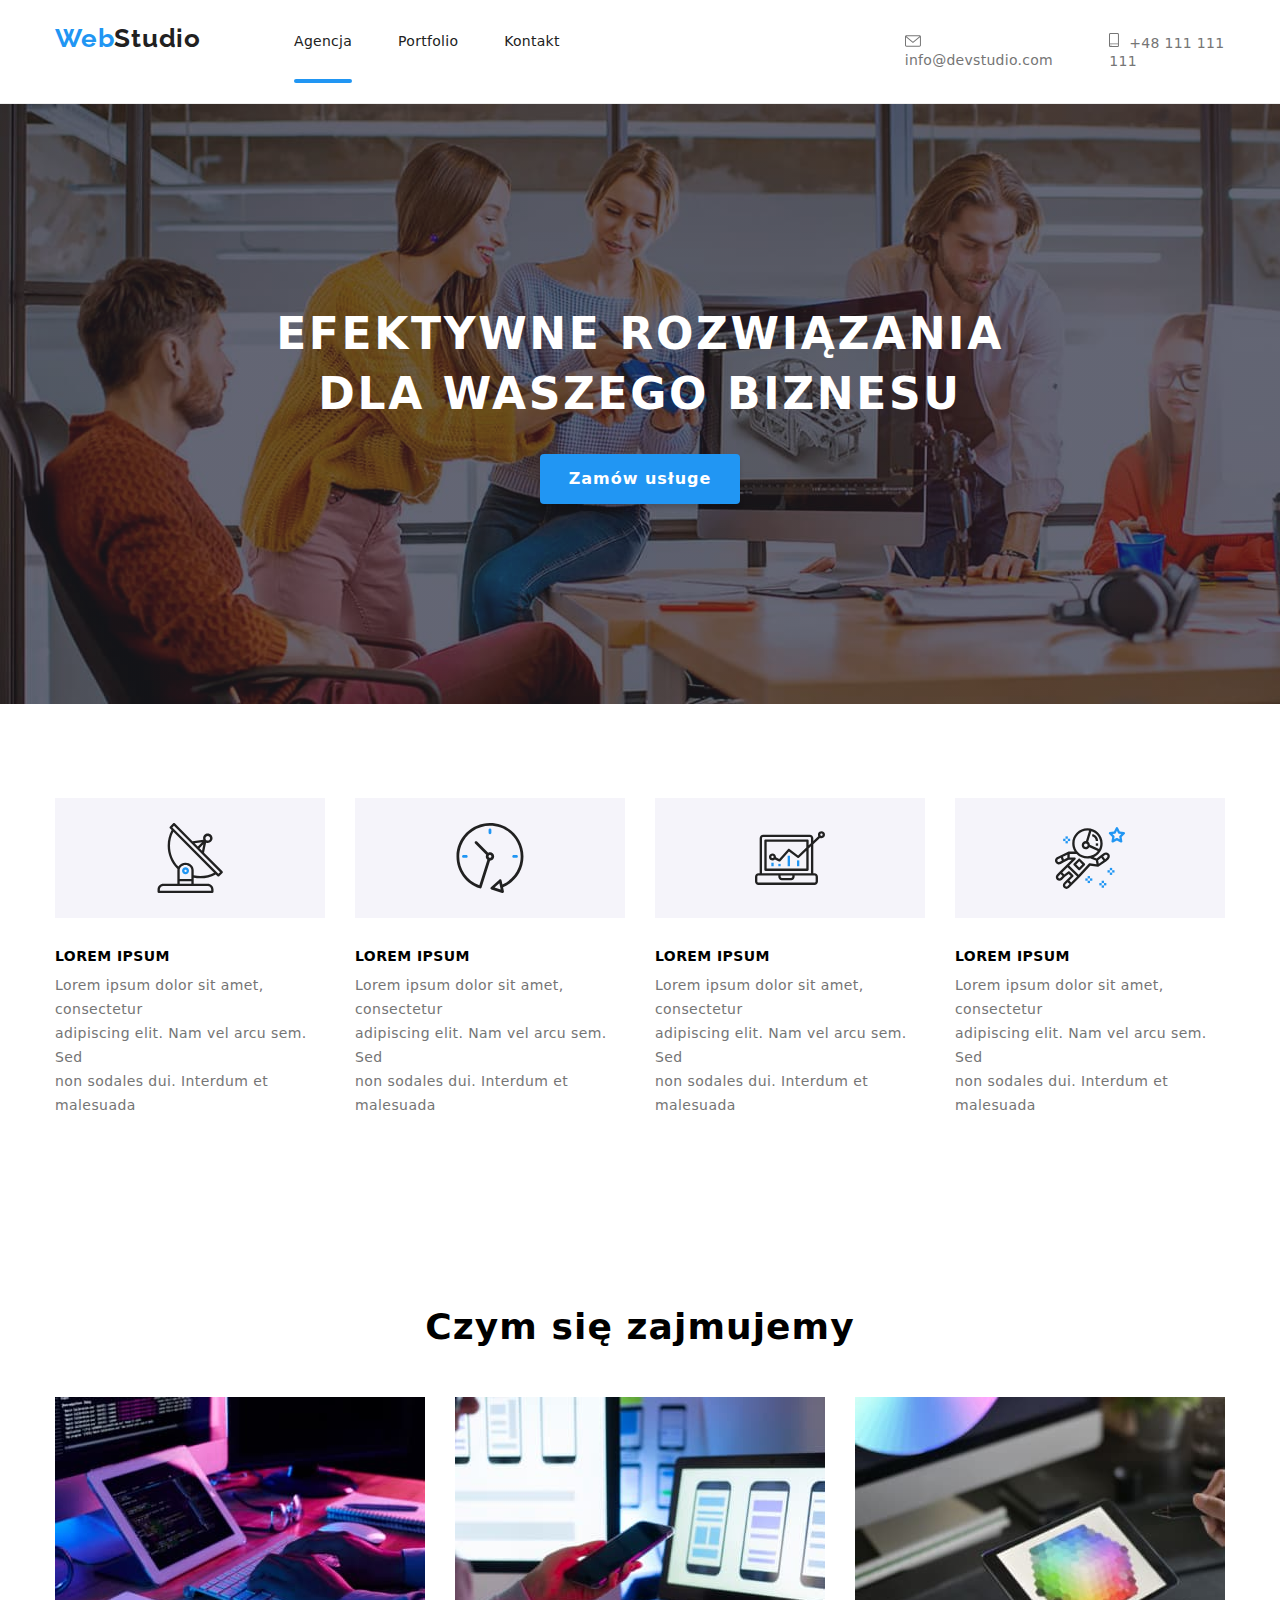
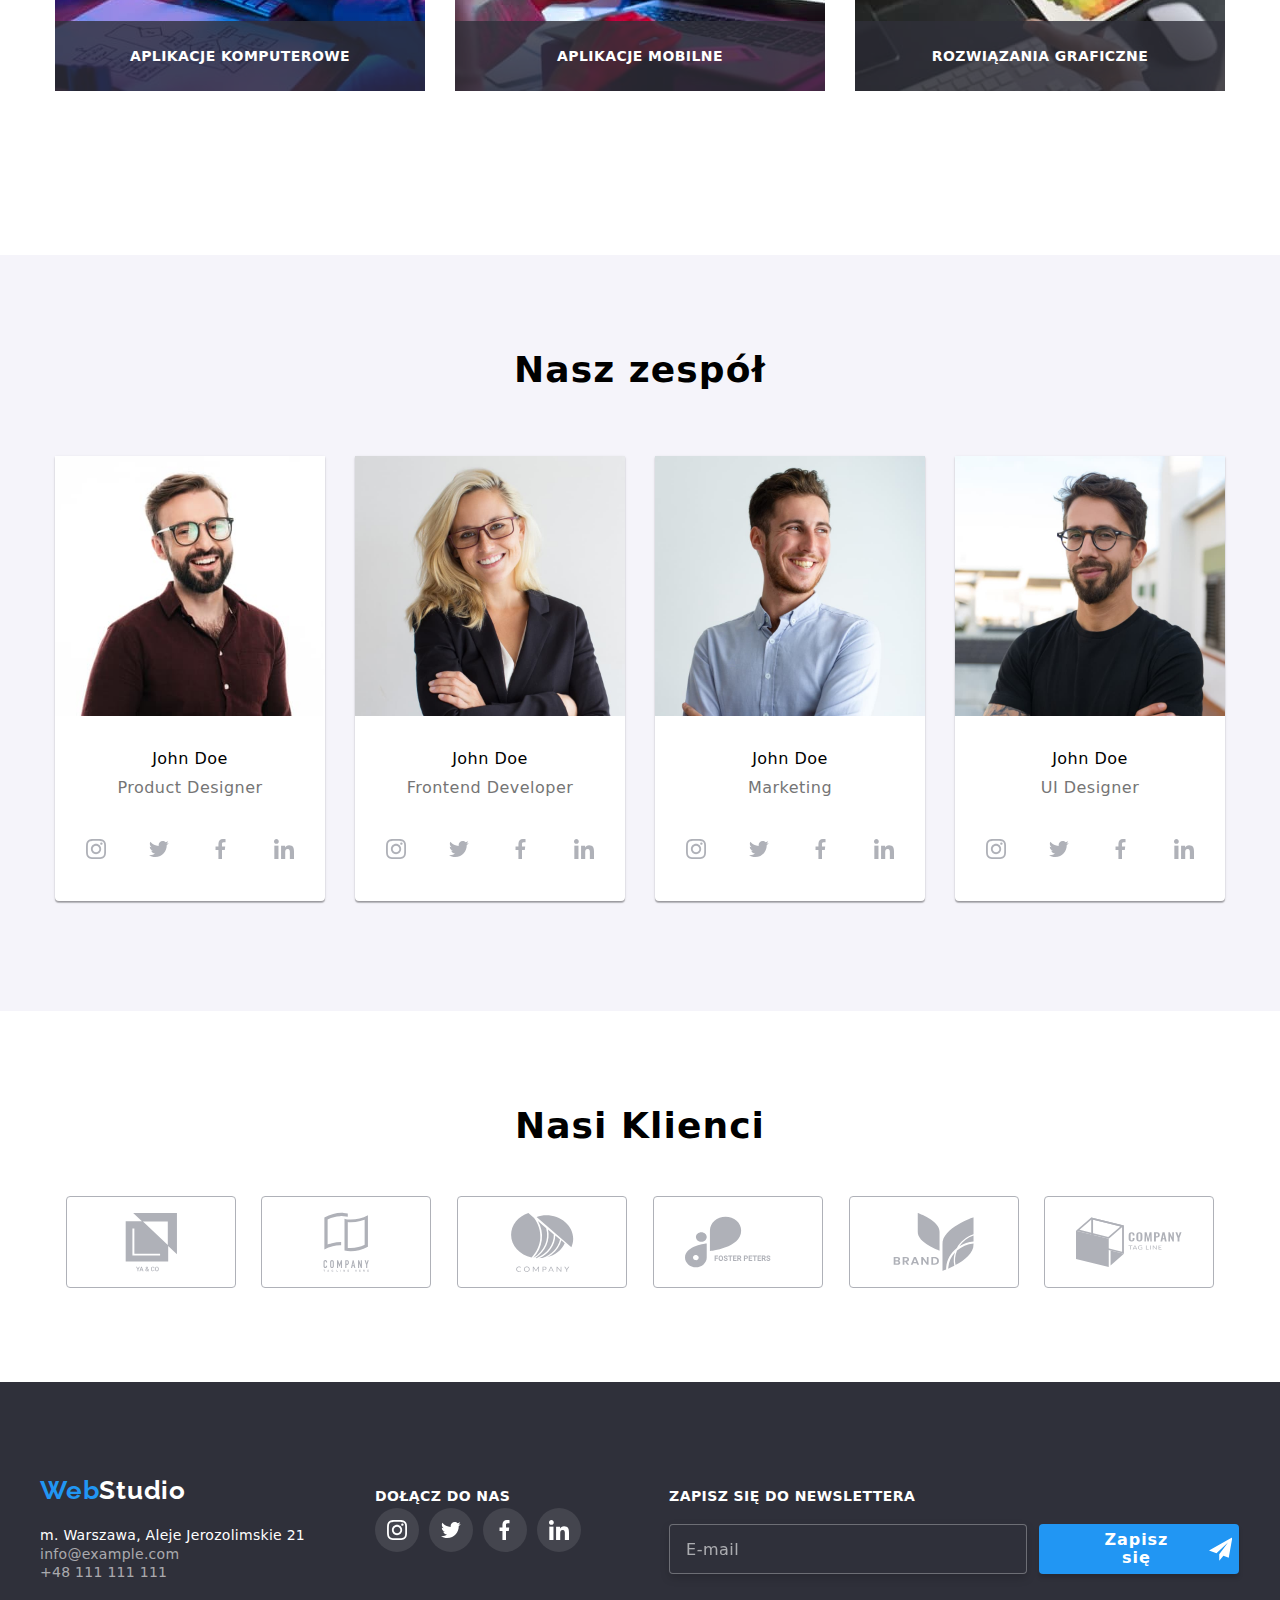
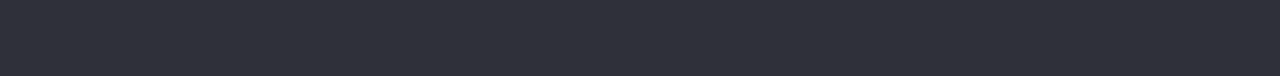
<file: index.html>
<!DOCTYPE html>
<html lang="en">
<head>
    <meta charset="UTF-8">
    <meta http-equiv="X-UA-Compatible" content="IE=edge">
    <meta name="viewport" content="width=device-width, initial-scale=1.0">
    <title>Studio</title>
    <link rel="stylesheet" href="https://cdnjs.cloudflare.com/ajax/libs/modern-normalize/1.0.0/modern-normalize.min.css">
    <link rel="stylesheet" href="./css/main.min.css">
    <link rel="preconnect" href="https://fonts.googleapis.com">
    <link rel="preconnect" href="https://fonts.gstatic.com" crossorigin>
    <link href="https://fonts.googleapis.com/css2?family=Raleway:wght@700&family=Roboto:wght@400;500;700;900&display=swap" rel="stylesheet">
</head>
<body>
    <header class="page-header">
        <div class="container">
            <a class="logo" href="index.html"><span class="logo__span">Web</span>Studio</a>
            <nav class="navigation">
                <ul class="navigation-list">
                    <li class="navigation-list__item">
                        <div>
                            <a class="navigation-list__link blue-line" href="index.html">Agencja</a>
                        </div>
                    </li>
                    <li class="navigation-list__item">
                        <a class="navigation-list__link" href="portfolio.html">Portfolio</a>
                    </li>
                    <li class="navigation-list__item">
                        <a class="navigation-list__link" href="#">Kontakt</a>
                    </li>
                </ul>
            </nav>
            <ul class="adress-list">
                <li class="adress-list__mail adress-link">
                    <a class="adress-list__link" href="mailto:info@devstudio.com">
                        <svg class="adress-list__icon" width="16" height="12">
                            <use href="./images/sprite.svg#icon-icon1head1" id="icon-icon1head1"></use>
                        </svg>info@devstudio.com
                    </a>
                </li>
                <li class="adress-list__phone adress-link">
                    <a class="adress-list__link" href="tel:+48111111111">
                        <svg class="adress-list__icon" width="10" height="16">
                            <use href="./images/sprite.svg#icon-icon1head2"></use>
                        </svg>+48 111 111 111
                    </a>
                </li>
            </ul>
        </div>
    </header>
    <main>
<!--section:EFEKTYWNE ROZWIĄZANIA DLA WASZEGO BIZNESU-->
        <section class="hero section">
            <div class="container">
                <ul class="hero-list">
                    <li class="hero-list__item">
                        <h1 class="hero-list__title">EFEKTYWNE ROZWIĄZANIA<br>DLA WASZEGO BIZNESU</h1></a>
                    </li>
                    <li class="hero-list__item">
                        <button class="hero-list__button" data-modal-open type="button">Zamów usługe</button></a>
                    </li>
                </ul>
                </div>
        </section>
<!--division:paragraphs-->
        <section class="paragraphs section">  
            <div class="container">
                <ul class="paragraphs__list">
                    <li class="paragraphs__item">
                        <div class="paragraphs__icon-container">
                            <svg class="paragraphs__icon" width="70" height="70">
                                <use href="./images/sprite.svg#icon-icon2lorem1"></use>
                            </svg>
                        </div>
                        <h4 class="paragraphs__title">LOREM IPSUM</h4>
                        <p class="paragraphs__content">Lorem ipsum dolor sit amet, consectetur<br>
                            adipiscing elit. Nam vel arcu sem. Sed <br>non
                            sodales dui. Interdum et malesuada</p>
                    </li>
                    <li class="paragraphs__item">
                        <div class="paragraphs__icon-container">
                            <svg class="paragraphs__icon" width="70" height="70">
                                <use href="./images/sprite.svg#icon-icon2lorem2"></use>
                            </svg>
                        </div>
                        <h4 class="paragraphs__title">LOREM IPSUM</h4>
                        <p class="paragraphs__content">Lorem ipsum dolor sit amet, consectetur<br>
                            adipiscing elit. Nam vel arcu sem. Sed <br>non
                            sodales dui. Interdum et malesuada</p>
                    </li>
                    <li class="paragraphs__item">
                        <div class="paragraphs__icon-container">
                            <svg class="paragraphs__icon" width="70" height="70">
                                <use href="./images/sprite.svg#icon-icon2lorem3"></use>
                            </svg>
                        </div>
                        <h4 class="paragraphs__title">LOREM IPSUM</h4>
                        <p class="paragraphs__content">Lorem ipsum dolor sit amet, consectetur<br>
                            adipiscing elit. Nam vel arcu sem. Sed <br>non
                            sodales dui. Interdum et malesuada</p>
                    </li>
                    <li class="paragraphs__item">
                        <div class="paragraphs__icon-container">
                            <svg class="paragraphs__icon" width="70" height="70">
                                <use href="./images/sprite.svg#icon-icon2lorem4"></use>
                            </svg>
                        </div>
                        <h4 class="paragraphs__title">LOREM IPSUM</h4>
                        <p class="paragraphs__content">Lorem ipsum dolor sit amet, consectetur<br>
                            adipiscing elit. Nam vel arcu sem. Sed <br>non
                            sodales dui. Interdum et malesuada</p>
                    </li>
                </ul>
            </div>
        </section>
<!--section:Czym się zajmujemy-->
        <section class="about-us section"> 
            <div class="container">
                <h2 class="heading-second-level">Czym się zajmujemy</h2>
                <ul class="about-us__list">
                    <li class="about-us__item">
                        <img class="about-us__caption" src="images/img1.jpg" width="370" height="294" alt="computer">
                        <p class="about-us__label">Aplikacje komputerowe</p>
                    </li>
                    <li class="about-us__item">
                        <img class="about-us__caption" src="images/img2.jpg" width="370" height="294" alt="phone">
                        <p class="about-us__label">Aplikacje mobilne</p>
                    </li>
                    <li class="about-us__item">
                        <img class="about-us__caption"src="images/img3.jpg" width="370" height="294" alt="tablet">
                        <p class="about-us__label">Rozwiązania graficzne</p>
                    </li>
                </ul>
            </div>
        </section>
<!--section:Nasz zespół-->
        <section class="team section">
            <div class="container">
                <h2 class="heading-second-level">Nasz zespół</h2>
                <ul class="team__list">
                    <li class="team__item">
                        <figure class="team__caption">
                            <img class="team__photo" src="images/imgteam1.jpg" alt="John Doe Product Designer" width="270" height="260"/>
                            <figcaption>
                                <p class="team__name">John Doe</p>
                                <p class="team__position">Product Designer</p>
                                <p class="team__social-media">
                                    <a class="team__link" href="#">
                                        <svg class="team__icon" width="20" height="20">
                                            <use href="./images/sprite.svg#icon-icon3socialmedia1"></use>
                                        </svg>
                                    </a>
                                    <a class="team__link" href="#">
                                        <svg class="team__icon" width="20" height="20">
                                            <use href="./images/sprite.svg#icon-icon3socialmedia2"></use>
                                        </svg>
                                    </a>
                                    <a class="team__link" href="#">
                                        <svg class="team__icon" width="20" height="20">
                                            <use href="./images/sprite.svg#icon-icon3socialmedia3"></use>
                                        </svg>
                                    </a>
                                    <a class="team__link" href="#">
                                        <svg class="team__icon" width="20" height="20">
                                            <use href="./images/sprite.svg#icon-icon3socialmedia4"></use>
                                        </svg>
                                    </a>
                                </p>
                            </figcaption>
                            
                        </figure>
                    </li>
                    <li class="team__item">
                        <figure class="team__caption">
                            <img class="team-list-photo" src="images/imgteam2.jpg" alt="John Doe Frontend Developer" width="270" height="260"/>
                            <figcaption>
                                <p class="team__name">John Doe</p>
                                <p class="team__position">Frontend Developer</p>
                                <div class="team__social-media">
                                    <a class="team__link" href="#">
                                        <svg class="team__icon" width="20" height="20">
                                            <use href="./images/sprite.svg#icon-icon3socialmedia1"></use>
                                        </svg>
                                    </a>
                                    <a class="team__link" href="#">
                                        <svg class="team__icon" width="20" height="20">
                                            <use href="./images/sprite.svg#icon-icon3socialmedia2"></use>
                                        </svg>
                                    </a>
                                    <a class="team__link" href="#">
                                        <svg class="team__icon" width="20" height="20">
                                            <use href="./images/sprite.svg#icon-icon3socialmedia3"></use>
                                        </svg>
                                    </a>
                                    <a class="team__link" href="#">
                                        <svg class="team__icon" width="20" height="20">
                                            <use href="./images/sprite.svg#icon-icon3socialmedia4"></use>
                                        </svg>
                                    </a>
                                </div>
                            </figcaption>    
                        </figure>
                    </li>
                    <li class="team__item">
                        <figure class="team__caption">
                            <img class="team-list-photo" src="images/imgteam3.jpg" alt="John Doe Marketing" width="270" height="260"/>
                            <figcaption>
                                <p class="team__name">John Doe</p>
                                <p class="team__position">Marketing</p>
                                <div class="team__social-media">
                                    <a class="team__link" href="#">
                                        <svg class="team_icon" width="20" height="20">
                                            <use href="./images/sprite.svg#icon-icon3socialmedia1"></use>
                                        </svg>
                                    </a>
                                    <a class="team__link" href="#">
                                        <svg class="team__icon" width="20" height="20">
                                            <use href="./images/sprite.svg#icon-icon3socialmedia2"></use>
                                        </svg>
                                    </a>
                                    <a class="team__link" href="#">
                                        <svg class="team__icon" width="20" height="20">
                                            <use href="./images/sprite.svg#icon-icon3socialmedia3"></use>
                                        </svg>
                                    </a>
                                    <a class="team__link" href="#">
                                        <svg class="team__icon" width="20" height="20">
                                            <use href="./images/sprite.svg#icon-icon3socialmedia4"></use>
                                        </svg>
                                    </a>
                                </div>
                            </figcaption>
                        </figure>
                    </li>
                    <li class="team__item">
                        <figure class="team__caption">
                            <img class="team-list-photo" src="images/imgteam4.jpg" alt="John Doe UI Designer" width="270" height="260"/>
                            <figcaption>
                                <p class="team__name">John Doe</p>
                                <p class="team__position">UI Designer</p>
                                <div class="team__social-media">
                                    <a class="team__link" href="#">
                                        <svg class="team__icon" width="20" height="20">
                                            <use href="./images/sprite.svg#icon-icon3socialmedia1"></use>
                                        </svg>
                                    </a>
                                    <a class="team__link" href="#">
                                        <svg class="team__icon" width="20" height="20">
                                            <use href="./images/sprite.svg#icon-icon3socialmedia2"></use>
                                        </svg>
                                    </a>
                                    <a class="team__link" href="#">
                                        <svg class="team__icon" width="20" height="20">
                                            <use href="./images/sprite.svg#icon-icon3socialmedia3"></use>
                                        </svg>
                                    </a>
                                    <a class="team__link" href="#">
                                        <svg class="team__icon" width="20" height="20">
                                            <use href="./images/sprite.svg#icon-icon3socialmedia4"></use>
                                        </svg>
                                    </a>
                                </div>
                            </figcaption>    
                        </figure>
                    </li>
                </ul>
            </div>     
        </section>
<!--section:Nasi klienci-->
        <section class="our-clients section">
            <div class=" container">
                <h2 class="heading-second-level">Nasi Klienci</h2>
                <ul class="our-clients__list">
                    <li class="our-clients__item">
                        <a class="our-clients__link" href="#">
                            <svg class="our-clients__icon" width="106" height="60">
                                <use href="./images/sprite.svg#icon-icon4logo1"></use>
                            </svg>
                        </a>
                    </li>
                    <li class="our-clients__item">
                        <a class="our-clients__link" href="#">
                            <svg class="our-clients__icon" width="106" height="60">
                                <use href="./images/sprite.svg#icon-icon4logo2"></use>
                            </svg>
                        </a>
                    </li>
                    <li class="our-clients__item">
                        <a class="our-clients__link" href="#">
                            <svg class="our-clients__icon" width="106" height="60">
                                <use href="./images/sprite.svg#icon-icon4logo3"></use>
                            </svg>
                        </a>
                    </li>
                    <li class="our-clients-list-item">
                        <a class="our-clients__link" href="#">
                            <svg class="our-clients__icon" width="106" height="60">
                                <use href="./images/sprite.svg#icon-icon4logo4"></use>
                            </svg>
                        </a>
                    </li>
                    <li class="our-clients__item">
                        <a class="our-clients__link" href="#">
                            <svg class="our-clients__icon" width="106" height="60">
                                <use href="./images/sprite.svg#icon-icon4logo5"></use>
                            </svg>
                        </a>
                    </li>
                    <li class="our-clients__item">
                        <a class="our-clients__link" href="#">
                            <svg class="our-clients__icon" width="106" height="60">
                                <use href="./images/sprite.svg#icon-icon4logo6"></use>
                            </svg>
                        </a>
                    </li>
                </ul>
            </div>
        </section>
    </main>
<!--FOOTER-->
    <footer class="foot section">
        <div class="container foot-division">
            <div class="foot-navigation">
                <div class="foot-navigation__logo">
                    <a class="foot-navigation__logo-white" href="index.html"><span class="logo__span">Web</span>Studio</a>
                </div>
                <address>
                    <ul class="foot-navigation__list">
                        <li><a class="foot-navigation__item-adress" href="https://goo.gl/maps/iG8N9iNhBNZRM3RP8">m. Warszawa, Aleje Jerozolimskie 21</a></li>
                        <li><a class="foot-navigation__item-contacts" href="mailto:info@example.com">info@example.com</a></li>
                        <li><a class="foot-navigation__item-contacts" href="tel:+48111111111">+48 111 111 111</a></li>
                    </ul>
                </address>
            </div>
            <div class="foot-social-media">
                <p class="foot-social-media__caption">DOŁĄCZ DO NAS</p>
                <ul class="foot-social-media__list">
                    <li class="foot-social-media__item">
                        <a class="foot-social-media__link" href="#">
                            <svg class="foot-social-media__icon" width="20" height="20">
                                <use href="./images/sprite.svg#icon-icon3socialmedia1"></use>
                            </svg>
                        </a>
                    </li>
                    <li class="foot-social-media__item">
                        <a class="foot-social-media__link" href="#">
                            <svg class="foot-social-media__icon" width="20" height="20">
                                <use href="./images/sprite.svg#icon-icon3socialmedia2"></use>
                            </svg>
                        </a>
                    </li>
                    <li class="foot-social-media__item">
                        <a class="foot-social-media__link" href="#">
                            <svg class="foot-social-media__icon" width="20" height="20">
                                <use href="./images/sprite.svg#icon-icon3socialmedia3"></use>
                            </svg>
                        </a>
                    </li>
                    <li class="foot-social-media__item">
                        <a class="foot-social-media__link" href="#">
                            <svg class="foot-social-media__icon" width="20" height="20">
                                <use href="./images/sprite.svg#icon-icon3socialmedia4"></use>
                            </svg>
                        </a>
                    </li>
                </ul>
            </div>
                <form class="subscription" autocomplete="off">
                    <div class="subscription__divison">           
                        <label class="subscription__title" for="subscription__email">ZAPISZ SIĘ DO NEWSLETTERA</label>
                            <input class="subscription__email" type="e-mail" name="e-mail" placeholder="E-mail"/>
                    </div>
                    <div class="subscription-button">
                        <button class="subscription-button__button" type="submit">
                            <p class="subscription-button__text">Zapisz się</p>
                            <svg class="subscription-button__icon" width="24" height="24">
                                <use href="./images/sprite.svg#icon-icon5send"></use>
                            </svg>
                        </button>
                    </div>
                </form>   
        </div>
    </footer>
<!--Okno moodalne-->
    <div class="backdrop is-hidden modal " data-modal>
        <div class="modal container">
            <p class="modal-title">Zostaw swoje dane w formularzu poniżej</p>
            <form class="modal-window" autocomplete="off">
                <div class="modal-window__line">
                    <label class="modal-window__label">Imię
                        <span class="modal-window__span">
                            <input class="modal-window__input" type="text" name="name-user" placeholder="" />
                            <svg class="modal-window__icon" width="18" height="18">
                                <use href="./images/sprite.svg#icon-icon6box1"></use>
                            </svg>
                        </span>
                    </label>
                </div>
                <div class="modal-window__line">
                    <label class="modal-window__label">Telefon
                        <span class="modal-window__span">
                            <input class="modal-window__input" type="tel" name="phone-user" placeholder="" />
                            <svg class="modal-window__icon" width="18" height="18">
                                <use href="./images/sprite.svg#icon-icon6box2"></use>
                            </svg>
                        </span>
                    </label>
                </div>
                <div class="modal-window__line">
                    <label class="modal-window__label">E-mail
                        <span class="modal-window__span">
                            <input class="modal-window__input" type="email" name="email-user" placeholder="" />
                            <svg class="modal-window__icon" width="18" height="18">
                                <use href="./images/sprite.svg#icon-icon6box3"></use>
                            </svg>
                        </span>
                    </label>
                </div>
                <div class="modal-window__message">
                    <label class="modal-window__label-text">Komentarz
                        <textarea class="modal-window__input-text" name="textare" rows="6" placeholder="Wprowadź tekst"></textarea>
                    </label>
                </div>
                <div class="modal-window__policy">
                    <input id="user-policy" type="checkbox" class="modal-window__checkbox visually-hidden" name="policy"
                        value="accept-policy" />
                    <label for="user-policy" class="modal-window__label-policy">
                        Oświadczam, iż akceptuję <a href="#regulamin">Regulamin</a> i
                        <a href="#policy">Politykę Prywatności.</a>
                    </label>
                </div>
                <button type="submit" class="modal-window__policy-button">Wyślij</button>
            </form>
            <button type="button" class="close-btn" data-modal-close>X
                <svg class="close-icon">
                    <use href="./images/sprite.svg#icon-icon6box5"></use>
                </svg>
            </button>
    
        </div>
    </div>
    <script src="./js/modal.js"></script>
</body>
</html>
</file>
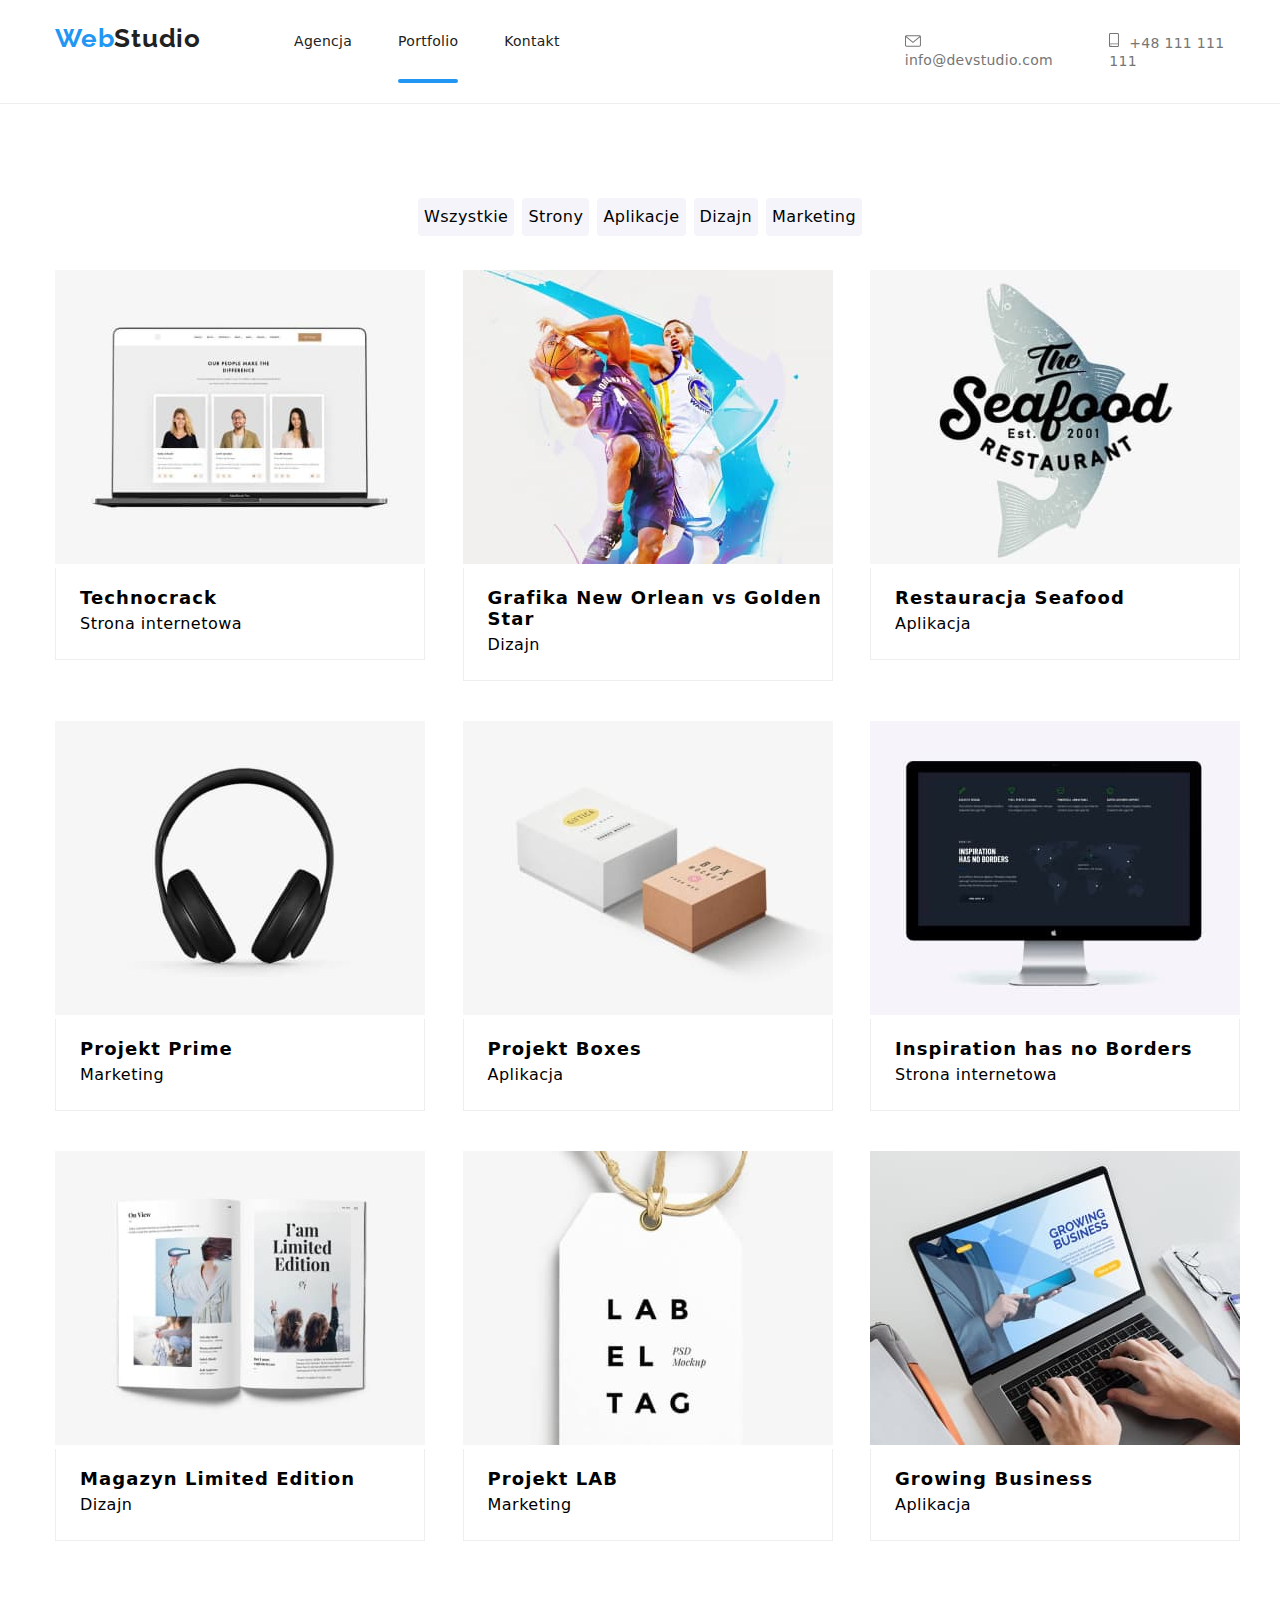
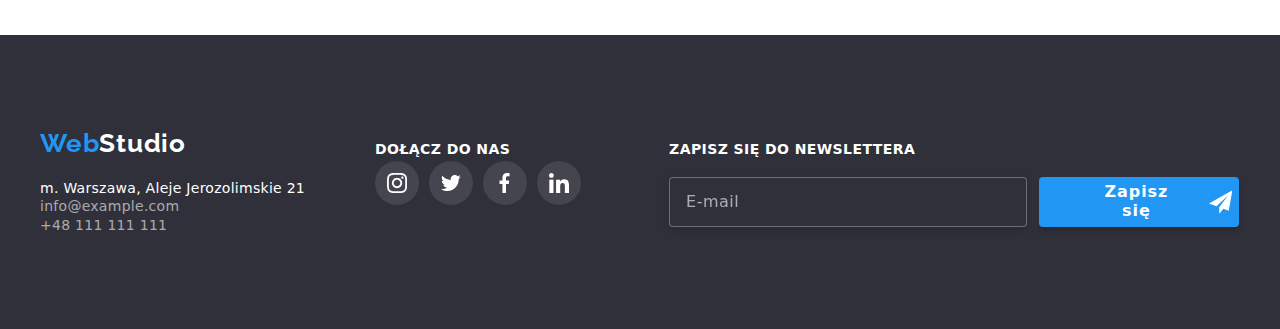
<file: portfolio.html>
<!DOCTYPE html>
<html lang="en">
<head>
    <meta charset="UTF-8">
    <meta http-equiv="X-UA-Compatible" content="IE=edge">
    <meta name="viewport" content="width=device-width, initial-scale=1.0">
    <title>Portfolio</title>
    <link rel="stylesheet" href="https://cdnjs.cloudflare.com/ajax/libs/modern-normalize/1.0.0/modern-normalize.min.css">
    <link rel="stylesheet" href="./css/main.min.css">
    <link rel="preconnect" href="https://fonts.googleapis.com">
    <link rel="preconnect" href="https://fonts.gstatic.com" crossorigin>
    <link href="https://fonts.googleapis.com/css2?family=Raleway:wght@700&family=Roboto:wght@400;500;700;900&display=swap" rel="stylesheet">
</head>
<body>
    <header class="page-header">
        <div class="container">
            <a class="logo" href="index.html"><span class="logo__span">Web</span>Studio</a>
            <nav class="navigation">
                <ul class="navigation-list">
                    <li class="navigation-list__item">
                        <a class="navigation-list__link" href="index.html">Agencja</a>
                    </li>
                    <li class="navigation-list__item">
                        <div>
                            <a class="navigation-list__link blue-line" href="portfolio.html">Portfolio</a>
                        </div>
                    </li>
                    <li class="navigation-list__item">
                        <a class="navigation-list__link" href="#">Kontakt</a>
                    </li>
                </ul>
            </nav>
            <ul class="adress-list">
                <li class="adress-list__mail adress-link">
                    <a class="adress-list__link" href="mailto:info@devstudio.com">
                        <svg class="adress-list__icon" width="16" height="12">
                            <use href="./images/sprite.svg#icon-icon1head1" id="icon-icon1head1"></use>
                        </svg>info@devstudio.com
                    </a>
                </li>
                <li class="adress-list__phone adress-link">
                    <a class="adress-list__link" href="tel:+48111111111">
                        <svg class="adress-list__icon" width="10" height="16">
                            <use href="./images/sprite.svg#icon-icon1head2"></use>
                        </svg>+48 111 111 111
                    </a>
                </li>
            </ul>
        </div>
    </header>
    <main>
<!--division:Buttons-->
        <section class="portfolio-buttons">
            <div class="container">
                <ul class="portfolio-buttons__list">
                    <li class="portfolio-buttons__item"><button class="portfolio-buttons__button" type="button">Wszystkie</button></li>
                    <li class="portfolio-buttons__item"><button class="portfolio-buttons__button" type="button">Strony</button></li>
                    <li class="portfolio-buttons__item"><button class="portfolio-buttons__button" type="button">Aplikacje</button></li>
                    <li class="portfolio-buttons__item"><button class="portfolio-buttons__button" type="button">Dizajn</button></li>
                    <li class="portfolio-buttons__item"><button class="portfolio-buttons__button" type="button">Marketing</button></li>
                </ul>
            </div>
        </section>
<!--division:Portfolio-->
        <section class="portfolio-division">   
            <div class="container">
                <ul class="portfolio-division__list">
                    <li class="portfolio-division__item">
                        <div class="portfolio-division__case">
                            <img class="portfolio-division__photo" src="images/img1computer.jpg" alt="Strona internetowa Technocrack" width='370' height='294'>
                            <div class="portfolio-division__box">
                                <p class="portfolio-division__text">Technocrack jest popularną platformą wykorzystywaną do rozpowszechniania koronawirusa. Firmy wykorzystują tę platformę do celów szpiegowskich i ataków na niezabezpieczone serwery konkurencji</p>
                            </div>
                        </div>
                        <div class="portfolio-division__border">
                            <p class="portfolio-division__example">Technocrack</p>    
                            <p class="portfolio-division__description">Strona internetowa</p>
                        </div>
                    </li>
                    <li class="portfolio-division__item">
                        <div class="portfolio-division__case">                  
                            <img class="portfolio-division__photo" src="images/img2sport.jpg" alt="Grafika New Orlean vs Golden Star" width='370' height='294'>
                            <div class="portfolio-division__box">
                                <p class="portfolio-division__text">Technocrack jest popularną platformą wykorzystywaną do rozpowszechniania koronawirusa. Firmy wykorzystują tę platformę do celów szpiegowskich i ataków na niezabezpieczone serwery konkurencji</p>
                            </div>
                        </div>
                        <div class="portfolio-division__border">
                            <p class="portfolio-division__example">Grafika New Orlean vs Golden Star</p>
                            <p class="portfolio-division__description">Dizajn</p>
                        </div>
                    </li>
                    <li class="portfolio-division__item">
                        <div class="portfolio-division__case">                      
                            <img class="portfolio-division__photo" src="images/img3fish.jpg" alt="Logo Restauracji Seafood" width='370' height='294'>
                            <div class="portfolio-division__box">
                                <p class="portfolio-division__text">Technocrack jest popularną platformą wykorzystywaną do rozpowszechniania koronawirusa. Firmy wykorzystują tę platformę do celów szpiegowskich i ataków na niezabezpieczone serwery konkurencji</p>
                            </div>
                        </div>
                        <div class="portfolio-division__border">
                            <p class="portfolio-division__example">Restauracja Seafood</p>
                            <p class="portfolio-division__description">Aplikacja</p>
                        </div>
                    </li>
                    <li class="portfolio-division__item">
                        <div class="portfolio-division__case">                        
                            <img class="portfolio-division__photo" src="images/img4headphone.jpg" alt="Słuchwki - Projekt Prime" width='370' height='294'>
                            <div class="portfolio-division__box">
                                <p class="portfolio-division__text">Technocrack jest popularną platformą wykorzystywaną do rozpowszechniania koronawirusa. Firmy wykorzystują tę platformę do celów szpiegowskich i ataków na niezabezpieczone serwery konkurencji</p>
                            </div>
                        </div>
                        <div class="portfolio-division__border">
                            <p class="portfolio-division__example">Projekt Prime</p>
                            <p class="portfolio-division__description">Marketing</p>
                        </div>
                    </li>
                    <li class="portfolio-division__item">
                        <div class="portfolio-division__case">
                            <img class="portfolio-division__photo" src="images/img5boxes.jpg" alt="Pudełka - Projekt Boxes" width='370' height='294'>
                            <div class="portfolio-division__box">
                                <p class="portfolio-division__text">Technocrack jest popularną platformą wykorzystywaną do rozpowszechniania koronawirusa. Firmy wykorzystują tę platformę do celów szpiegowskich i ataków na niezabezpieczone serwery konkurencji</p>
                            </div>
                        </div>
                        <div class="portfolio-division__border">
                            <p class="portfolio-division__example" >Projekt Boxes</p>
                            <p class="portfolio-division__description">Aplikacja</p>
                        </div>        
                    </li> 
                    <li class="portfolio-division__item">
                        <div class="portfolio-division__case">
                            <img class="portfolio-division__photo" src="images/img6monitor.jpg" alt=">Na ekranie monitora strona Projektu Inspiration has no Borders" width='370' height='294'>
                            <div class="portfolio-division__box">
                                <p class="portfolio-division__text">Technocrack jest popularną platformą wykorzystywaną do rozpowszechniania koronawirusa. Firmy wykorzystują tę platformę do celów szpiegowskich i ataków na niezabezpieczone serwery konkurencji</p>
                            </div>
                        </div>
                        <div class="portfolio-division__border">
                            <p class="portfolio-division__example">Inspiration has no Borders</p>
                            <p class="portfolio-division__description">Strona internetowa</p>
                        </div>   
                    </li>
                    <li class="portfolio-division__item">
                        <div class="portfolio-division__case">
                            <img class="portfolio-division__photo" src="images/img7book.jpg" alt="Otwarty magazyn Limited Edition" width='370' height='294'>
                            <div class="portfolio-division__box">
                                <p class="portfolio-division__text">Technocrack jest popularną platformą wykorzystywaną do rozpowszechniania koronawirusa. Firmy wykorzystują tę platformę do celów szpiegowskich i ataków na niezabezpieczone serwery konkurencji</p>
                            </div>
                        </div>
                        <div class="portfolio-division__border">
                            <p class="portfolio-division__example">Magazyn Limited Edition</p>
                            <p class="portfolio-division__description">Dizajn</p>
                        </div>
                    </li>
                    <li class="portfolio-division__item">
                        <div class="portfolio-division__case">
                            <img class="portfolio-division__photo" src="images/img8label.jpg" alt="Zawieszka z logiem Projekt LAB" width='370' height='294'>
                            <div class="portfolio-division__box">
                                <p class="portfolio-division__text">Technocrack jest popularną platformą wykorzystywaną do rozpowszechniania koronawirusa. Firmy wykorzystują tę platformę do celów szpiegowskich i ataków na niezabezpieczone serwery konkurencji</p>
                            </div>
                        </div>
                        <div class="portfolio-division__border">
                            <p class="portfolio-division__example">Projekt LAB</p>
                            <p class="portfolio-division__description">Marketing</p>
                        </div>
                    </li>
                    <li class="portfolio-division__item">
                        <div class="portfolio-division__case">
                            <img class="portfolio-division__photo" src="images/img9computer2.jpg" alt="Logotyp Growing Business na ekranie monitora" width='370' height='294'>
                            <div class="portfolio-division__box">
                                <p class="portfolio-division__text">Technocrack jest popularną platformą wykorzystywaną do rozpowszechniania koronawirusa. Firmy wykorzystują tę platformę do celów szpiegowskich i ataków na niezabezpieczone serwery konkurencji</p>
                            </div>
                        </div>
                        <div class="portfolio-division__border">
                                <p class="portfolio-division__example">Growing Business</p>
                                <p class="portfolio-division__description">Aplikacja</p>
                        </div>
                    </li>
                </ul>
            </div>
        </section>
    </main>
    <!--FOOTER-->
<footer class="foot section">
    <div class="container foot-division">
        <div class="foot-navigation">
            <div class="foot-navigation__logo">
                <a class="foot-navigation__logo-white" href="index.html"><span class="logo__span">Web</span>Studio</a>
            </div>
            <address>
                <ul class="foot-navigation__list">
                    <li><a class="foot-navigation__item-adress" href="https://goo.gl/maps/iG8N9iNhBNZRM3RP8">m.
                            Warszawa, Aleje Jerozolimskie 21</a></li>
                    <li><a class="foot-navigation__item-contacts" href="mailto:info@example.com">info@example.com</a>
                    </li>
                    <li><a class="foot-navigation__item-contacts" href="tel:+48111111111">+48 111 111 111</a></li>
                </ul>
            </address>
        </div>
        <div class="foot-social-media">
            <p class="foot-social-media__caption">DOŁĄCZ DO NAS</p>
            <ul class="foot-social-media__list">
                <li class="foot-social-media__item">
                    <a class="foot-social-media__link" href="#">
                        <svg class="foot-social-media__icon" width="20" height="20">
                            <use href="./images/sprite.svg#icon-icon3socialmedia1"></use>
                        </svg>
                    </a>
                </li>
                <li class="foot-social-media__item">
                    <a class="foot-social-media__link" href="#">
                        <svg class="foot-social-media__icon" width="20" height="20">
                            <use href="./images/sprite.svg#icon-icon3socialmedia2"></use>
                        </svg>
                    </a>
                </li>
                <li class="foot-social-media__item">
                    <a class="foot-social-media__link" href="#">
                        <svg class="foot-social-media__icon" width="20" height="20">
                            <use href="./images/sprite.svg#icon-icon3socialmedia3"></use>
                        </svg>
                    </a>
                </li>
                <li class="foot-social-media__item">
                    <a class="foot-social-media__link" href="#">
                        <svg class="foot-social-media__icon" width="20" height="20">
                            <use href="./images/sprite.svg#icon-icon3socialmedia4"></use>
                        </svg>
                    </a>
                </li>
            </ul>
        </div>
        <form class="subscription" autocomplete="off">
            <div class="subscription__divison">
                <label class="subscription__title" for="subscription__email">ZAPISZ SIĘ DO NEWSLETTERA</label>
                <input class="subscription__email" type="e-mail" name="e-mail" placeholder="E-mail" />
            </div>
            <div class="subscription-button">
                <button class="subscription-button__button" type="submit">
                    <p class="subscription-button__text">Zapisz się</p>
                    <svg class="subscription-button__icon" width="24" height="24">
                        <use href="./images/sprite.svg#icon-icon5send"></use>
                    </svg>
                </button>
            </div>
        </form>
    </body>
</html>
</file>
<file: css/main.min.css>
:root{--main-font: "Roboto", sans-serif;--secondary-font: "Raleway", sans-serif;--main-color: #212121;--secondary-color: #2196f3;--white-color: #ffffff;--grey-color: #757575;--background-color: #2f303a;--second-background-color: #f5f4fa;--third-backgroundcolor: rgba(47, 48, 58, 0.8);--footer-color: rgba(255, 255, 255, 0.6);--button-background-color: #f5f4fa;--backdrop-background-color: rgba(0, 0, 0, 0.2);--main-button-box-shadow: 0px 4px 4px rgba(0, 0, 0, 0.15);--menu-button-box-shadow: 0px 3px 1px rgba(0, 0, 0, 0.1),
        0px 1px 2px rgba(0, 0, 0, 0.08), 0px 2px 2px rgba(0, 0, 0, 0.12);--white-border-color: #eeeeee;--caption-shadow: rgba(0, 0, 0, 0.12), 0px 1px 1px rgba(0, 0, 0, 0.14),
        0px 2px 1px rgba(0, 0, 0, 0.2);--icon-first-color: #afb1b8;--icon-second-color: rgba(255, 255, 255, 0.1);--portfolio-shadow: 0px 1px 1px rgba(0, 0, 0, 0.12),
        0px 4px 4px rgba(0, 0, 0, 0.06), 1px 4px 6px rgba(0, 0, 0, 0.16);--modal-window-box-shadow: 0px 1px 3px rgba(0, 0, 0, 0.12),
        0px 1px 1px rgba(0, 0, 0, 0.14), 0px 2px 1px rgba(0, 0, 0, 0.2)}.visually-hidden{position:absolute !important;clip:rect(1px 1px 1px 1px);clip:rect(1px, 1px, 1px, 1px);padding:0 !important;border:0 !important;height:1px !important;width:1px !important;overflow:hidden;-moz-appearance:none;-webkit-appearance:none;appearance:none}h1,h2,h3,h4,h5,h6,p,ul{margin:0;padding:0}.container{width:1200px;margin:0 auto}.section{padding-top:94px;padding-bottom:94px}.heading-second-level{font-weight:700;font-size:36px;line-height:1.143;list-style-type:none;text-decoration:none;text-align:center;letter-spacing:0.03em;padding-bottom:50px}.page-header{border-bottom:1px solid var(--white-border-color)}.page-header .container{display:flex;align-items:start}.logo{margin-right:93px;margin-top:24px;margin-bottom:24px;margin-left:15px;font-family:var(--secondary-font);font-weight:700;font-size:26px;line-height:1, 192;letter-spacing:0.03em;text-decoration:none;color:var(--main-color)}.logo__span{font-family:var(--secondary-font);font-weight:700;font-size:26px;line-height:1, 192;letter-spacing:0.03em;text-decoration:none;color:var(--secondary-color)}.navigation-list{list-style-type:none;text-decoration:none;display:flex;color:var(--main-color);margin-top:32px;margin-bottom:32px}.navigation-list .navigation-list__item{position:relative}.navigation-list .navigation-list__item:not(:last-child){margin-right:46px}.navigation-list__link{font-weight:500;font-size:14px;line-height:1, 142;letter-spacing:0.02em;text-decoration:none;color:var(--main-color)}.navigation-list__link:hover,.navigation-list__link:focus,.navigation-list__link:active{color:var(--secondary-color);text-decoration:none}.navigation-list__item .navigation-list__link.blue-line::after{background-color:var(--secondary-color);border-radius:2px;height:4px;width:100%;position:absolute;content:"";display:block;margin-top:29px;transition:opacity 250ms cubic-bezier(0.4, 0, 0.2, 1)}.navigation-list__item .navigation-list__link{transition:color 250ms cubic-bezier(0.4, 0, 0.2, 1)}.adress-list{display:flex;padding-left:345px;align-items:center;list-style-type:none;text-decoration:none;margin-top:32px;margin-bottom:32px}.adress-list .adress-list__mail:not(:last-child){margin-right:50px}.adress-list__link{font-weight:500;font-size:14px;line-height:1, 142;letter-spacing:0.02em;text-decoration:none;color:var(--grey-color);transition:color 250ms cubic-bezier(0.4, 0, 0.2, 1)}.adress-list__icon{display:inline-flex;align-items:center;justify-content:center;fill:var(--grey-color);margin-right:10px;padding:0px;transition:fill 250ms cubic-bezier(0.4, 0, 0.2, 1)}.adress-list__link:hover,.adress-list__link:hover .adress-list__icon,.adress-list__link:focus,.adress-list__link:active,.adress-list__iconn:hover,.adress-list__icon:focus,.adress-list__icon:active{color:var(--secondary-color);fill:var(--secondary-color)}.hero{max-width:1600px;padding-top:200px;padding-bottom:200px;background-size:cover;align-items:column;margin-left:auto;margin-right:auto;background-repeat:no-repeat;text-align:center;background-image:linear-gradient(rgba(47,48,58,0.4), rgba(47,48,58,0.4)),url("../images/imgbackground1.jpg")}.hero-list{list-style:none;display:flex;flex-direction:column;align-items:center;justify-content:center}.hero-list__title{font-weight:900;font-size:44px;line-height:1.363;letter-spacing:0.06em;text-decoration:none;text-transform:uppercase;color:var(--white-color);padding-bottom:30px}.hero-list__button{font-weight:700;font-size:16px;line-height:1, 185;width:200px;height:50px;color:var(--white-color);background-color:var(--secondary-color);box-shadow:var(--main-button-box-shadow);border-radius:4px;border-style:none;cursor:pointer;align-items:center;text-align:center;display:block;letter-spacing:0.06em;margin-right:auto;margin-left:auto}.paragraphs__list{list-style-type:none;text-decoration:none;display:flex;justify-content:space-evenly}.paragraphs__item{padding-right:15px;padding-left:15px}.paragraphs__title{font-weight:700;font-size:14px;line-height:1.143;text-transform:uppercase;letter-spacing:0.03em}.paragraphs__content{font-size:14px;line-height:1.714;text-transform:none;letter-spacing:0.03em;color:var(--grey-color);margin-top:10px}.paragraphs__icon-container{width:270px;height:120px;background-color:var(--second-background-color);display:flex;justify-content:center;align-items:center;margin-bottom:30px}.about-us__list{display:flex;list-style-type:none}.about-us__item{padding-right:15px;padding-left:15px}.about-us__caption{display:block}.about-us__label{position:relative;bottom:70px;display:flex;align-items:center;justify-content:center;width:100%;height:70px;font-weight:700;font-size:14px;line-height:1.143;text-align:center;letter-spacing:0.03em;text-transform:uppercase;color:var(--white-color);background-color:var(--third-backgroundcolor)}.team{background-color:var(--second-background-color)}.team__list{display:flex;justify-content:space-evenly;list-style:none;flex-basis:calc(100% / 4-30px)}.team__item{width:270px;justify-content:center;display:flex;margin-left:15px;margin-right:15px}.team__caption{height:auto;width:270px;border-radius:0px 0px 4px 4px;box-shadow:0px 1px 3px var(--caption-shadow);background:var(--white-color)}.team__name{font-weight:500;font-size:16px;line-height:1, 188;letter-spacing:0.03em;text-align:center;margin:0;padding-top:30px;padding-bottom:10px}.team__position{font-size:16px;line-height:1, 188;letter-spacing:0.03em;color:var(--grey-color);text-align:center;margin:0;padding-bottom:30px}.team__social-media{display:flex;justify-content:space-evenly;align-content:center;padding-bottom:30px}.team__link{display:flex;align-items:center;justify-content:center;width:44px;height:44px;background-color:var(--white-color);border-radius:50%;fill:var(--icon-first-color);transition:color 250ms cubic-bezier(0.4, 0, 0.2, 1);transition:fill 250ms cubic-bezier(0.4, 0, 0.2, 1)}.team__link:focus,.team__link:hover{background-color:var(--secondary-color);fill:var(--white-color)}.our-clients__list{display:flex;align-items:center;justify-content:space-evenly;list-style-type:none}.our-clients__link{border:1px solid var(--icon-first-color);border-radius:4px;width:170px;height:92px;display:flex;align-items:center;justify-content:space-evenly;fill:var(--icon-first-color);transition:color 250ms cubic-bezier(0.4, 0, 0.2, 1);transition:fill 250ms cubic-bezier(0.4, 0, 0.2, 1)}.our-clients__icon{width:106px;height:60px;margin:0}.our-clients__link:hover,.our-clients__link:focus{fill:var(--secondary-color);border:1px solid var(--secondary-color)}.close-btn{position:absolute;top:8px;right:8px;width:30px;height:30px;border-radius:50%;cursor:pointer;color:var(--white-color);background-color:var(--white-color);border:1px solid var(--backdrop-background-color)}.close-icon{height:11px;width:11px;position:absolute;top:8px;right:8px;columns:var(--main-color);font-size:0%}.is-hidden{opacity:0;visibility:hidden;pointer-events:none}.modal{position:fixed;background-color:var(--white-color);width:528px;height:581px;border-radius:4px;box-shadow:var(--modal-window-box-shadow);top:50%;left:50%;transform:translate(-50%, -50%)}.modal-title{font-weight:700;font-size:20px;line-height:1, 150;text-align:center;letter-spacing:0.03em;text-align:center;letter-spacing:0.03em;padding-top:40px;margin-bottom:12px}.modal-window{display:flex;flex-direction:column}.modal-window__line{padding-left:40px;padding-right:40px;margin-bottom:10px}.modal-window__label{margin-bottom:10px;font-size:12px;line-height:1, 167;letter-spacing:0.01em;color:var(grey)}.modal-window__message{padding-left:40px;padding-right:40px;margin-bottom:20px;color:var(grey)}.modal-window__label-text{font-size:12px;line-height:1, 167;letter-spacing:0.01em;color:var(grey)}.modal-window__input-text{outline:none;height:120px;width:100%;padding-left:16px;padding-top:12px;border-radius:4px;resize:none;transition:border-color 250ms cubic-bezier(0.4, 0, 0.2, 1);margin-top:4px;border:1px solid rgba(33,33,33,0.2);font-size:12px;line-height:1, 167;letter-spacing:0.01em}.modal-window__span{position:relative;display:block;margin-top:4px}.modal-window__input{width:100%;height:40px;border:1px solid rgba(33,33,33,0.2);border-radius:4px;padding-left:42px;transition:border-color 250ms cubic-bezier(0.4, 0, 0.2, 1)}.modal-window__icon{position:absolute;top:50%;transform:translateY(-50%);left:12px;transition:fill 250ms cubic-bezier(0.4, 0, 0.2, 1)}.modal-window__input-text{width:100%;height:120px;resize:none;border:1px solid rgba(33,33,33,0.2);border-radius:4px;transition:border-color 250ms cubic-bezier(0.4, 0, 0.2, 1)}.modal-window__checkbox{appearance:none}.modal-window__policy{display:flex;flex-direction:row;flex-wrap:nowrap;margin-right:54px;margin-bottom:30px;margin-left:55px;align-items:center;width:419px;height:24px}.modal-window__label-policy{font-size:14px;line-height:24px;letter-spacing:0.03em;color:var(--grey-color)}.modal-window__label-policy>a{color:var(--secondary-color)}.modal-window__input:focus{outline:none;border-color:var(--secondary-color)}.modal-window__input:focus+.modal-window__icon{fill:var(--secondary-color)}.modal-window__input-text::placeholder{font-size:12px;line-height:1.167;letter-spacing:0.01em;color:rgba(117,117,117,0.5)}.modal-window__input-text:focus{border:1px solid var(--secondary-color)}.modal-window__label-policy::before{display:inline-flex;content:"";width:16px;height:16px;border:2px solid var(--main-color);border-radius:2px;background-repeat:no-repeat}.modal-window__checkbox:checked+.modal-window__label-policy::before{background-size:contain;border:2px solid var(--secondary-color);background-color:var(--secondary-color);transition-property:background-color, border-color;transition:background-color 250ms cubic-bezier(0.4, 0, 0.2, 1),border-color 250ms cubic-bezier(0.4, 0, 0.2, 1);background-image:url(../images/icon6box4.svg)}.modal-window__policy-button{display:flex;align-items:center;justify-content:center;text-align:center;letter-spacing:0.06em;width:200px;height:50px;font-weight:700;font-size:16px;line-height:1, 875;box-shadow:0px 4px 4px rgba(0,0,0,0.15);border-radius:4px;border-style:none;background-color:var(--secondary-color);color:var(--white-color);margin-right:164px;margin-bottom:40px;margin-left:164px;transition-property:box-shadow;transition-duration:250ms;transition-timing-function:cubic-bezier(0.4, 0, 0.2, 1)}.modal-window__policy-button:focus,.modal-window__policy-button:hover{box-shadow:0px 3px 1px rgba(0,0,0,0.1),0px 1px 2px rgba(0,0,0,0.08),0px 2px 2px rgba(0,0,0,0.12);cursor:pointer}.visually-hidden{position:absolute !important;clip:rect(1px 1px 1px 1px);clip:rect(1px, 1px, 1px, 1px);padding:0 !important;border:0 !important;height:1px !important;width:1px !important;overflow:hidden;-moz-appearance:none;-webkit-appearance:none;appearance:none}.foot{background-color:var(--background-color);font-style:normal}.foot .container{display:flex;align-items:start}.foot-division{display:inline-block;margin:auto}.foot-navigation__logo-white{font-family:var(--secondary-font);font-weight:700;font-size:26px;line-height:1, 192;letter-spacing:0.03em;text-decoration:none;color:var(--white-color)}.foot-navigation__list{list-style-type:none;padding-top:20px;display:flex;flex-direction:column}.foot-navigation__item-adress{font-weight:500;font-size:14px;line-height:1.333;letter-spacing:0.02em;text-decoration:none;font-style:normal;color:var(--white-color);transition:color 250ms cubic-bezier(0.4, 0, 0.2, 1)}.foot-navigation__item-adress:hover,.foot-navigation__item-adress:focus,.foot-navigation__item-adress:active{color:var(--secondary-color)}.foot-navigation__item-contacts{font-weight:500;font-size:14px;line-height:1.333;letter-spacing:0.02em;text-decoration:none;font-style:normal;color:var(--footer-color);transition:color 250ms cubic-bezier(0.4, 0, 0.2, 1)}.foot-navigation__item-contacts:hover,.foot-navigation__item-contacts:focus,.foot-navigation__item-contacts:active{color:var(--secondary-color)}.foot-social-media{padding-left:70px;padding-top:12px;display:flex}.foot-social-media__list{list-style:none;display:flex;margin-top:20px}.foot-social-media__caption{font-weight:700;font-size:14px;line-height:16px;letter-spacing:0.03em;text-transform:uppercase;position:absolute;color:var(--white-color)}.foot-social-media__item{padding-right:10px}.foot-social-media__link{display:flex;align-items:center;justify-content:space-evenly;width:44px;height:44px;background-color:var(--icon-second-color);border-radius:50%;fill:var(--white-color);list-style-type:none;transition:background-color 250ms cubic-bezier(0.4, 0, 0.2, 1)}.foot-social-media__link:focus,.foot-social-media__link:hover{background-color:var(--secondary-color);fill:var(--white-color)}.subscription{display:flex;padding-top:12px;padding-left:78px}.subscription__divison{display:flex;flex-direction:column;margin-right:12px}.subscription__title{margin-bottom:20px;font-weight:700;font-size:14px;line-height:1, 143;letter-spacing:0.03em;text-transform:uppercase;color:var(--white-color)}.subscription__email{width:358px;height:50px;padding:15px 16px;border:1px solid rgba(255,255,255,0.3);filter:drop-shadow(0px 4px 4px rgba(0,0,0,0.15));border-radius:4px;font-size:16px;line-height:1.25;letter-spacing:0.03em;color:rgba(255,255,255,0.6);background-color:var(--background-color);transition:border-color 250ms cuubic-bezier(0.4, 0, 0.2, 1)}.subscription__email:focus{outline:none;border-color:var(--secondary-color)}.subscription__email::placeholder{color:inherit;line-height:inherit}.subscription-button{padding-top:36px}.subscription-button__button{width:200px;height:50px;display:flex;align-items:center;font-weight:700;font-size:16px;line-height:1, 875;text-align:center;letter-spacing:0.06em;border-radius:4px;color:var(--white-color);background-color:var(--secondary-color);box-shadow:0px 4px 4px rgba(0,0,0,0.15);border:1px solid transparent;transition:background-color 250ms var(cubic-bezier(0.4, 0, 0.2, 1));cursor:pointer;background-origin:border-box}.subscription-button__text{padding:10px 24px 10px 42px}.subscription-button__icon{fill:var(--white-color)}.portfolio-buttons__list{list-style:none;display:flex;justify-content:center;padding-top:94px;padding-bottom:34px}.portfolio-buttons__item:not(:last-child){margin-right:8px}.portfolio-buttons__button{font-weight:500;font-style:normal;font-size:16px;line-height:1.625;letter-spacing:0.03em;width:auto;height:38px;border-style:none;background-color:var(--button-background-color);border-radius:4px;cursor:pointer;transition:color 250ms cubic-bezier(0.4, 0, 0.2, 1);transition:background-color 250ms cubic-bezier(0.4, 0, 0.2, 1)}.portfolio-buttons__button:hover,.portfolio-buttons__button:focus{background-color:var(--secondary-color);box-shadow:var(--menu-button-box-shadow);color:var(--white-color);cursor:pointer}.portfolio-division__list{list-style-type:none;display:flex;flex-wrap:wrap;justify-content:space-between;margin-bottom:54px}.portfolio-division__item{margin-left:15px;margin-bottom:40px;flex-basis:calc(100% / 3 - 30px);max-width:370px;transition:box-shadow 250ms cubic-bezier(0.4, 0, 0.2, 1)}.portfolio-division__item:hover,.portfolio-division__item:focus{cursor:pointer;box-shadow:var(--portfolio-shadow)}.portfolio-division__border{border-left:1px solid var(--white-border-color);border-bottom:1px solid var(--white-border-color);border-right:1px solid var(--white-border-color);width:370px}.portfolio-division__example{font-weight:700;font-size:18px;line-height:2, 000;letter-spacing:0.06em;padding-top:20px;padding-left:24px}.portfolio-division__description{font-size:16px;line-height:30px;letter-spacing:0.03em;text-align:left;padding-left:24px;padding-bottom:20px;line-height:1, 666}.portfolio-division__case{position:relative;overflow:hidden}.portfolio-division__box{position:absolute;bottom:0px;left:0px;width:100%;height:100%;padding:49px 45px 49px 24px;background-color:rgba(33,150,243,0.9);transform:translateY(100%);transition-duration:250ms;transition-timing-function:cubic-bezier(0.4, 0, 0.2, 1)}.portfolio-division__text{font-size:18px;line-height:1.556;color:var(--white-color)}.portfolio-division__item .portfolio-division__box{transition-duration:250ms;transition-timing-function:cubic-bezier(0.4, 0, 0.2, 1)}.portfolio-division__case:hover .portfolio-division__box{transform:translateY(0)}.backdrop{position:fixed;background-color:var(--backdrop-background-color);width:100%;height:100%;left:0;top:0;opacity:1;transition:opacity 250ms cubic-bezier(0.4, 0, 0.2, 2),visibility 250ms cubic-bezier(0.4, 0, 0.2, 1)}
/*# sourceMappingURL=main.min.css.map */
</file>
